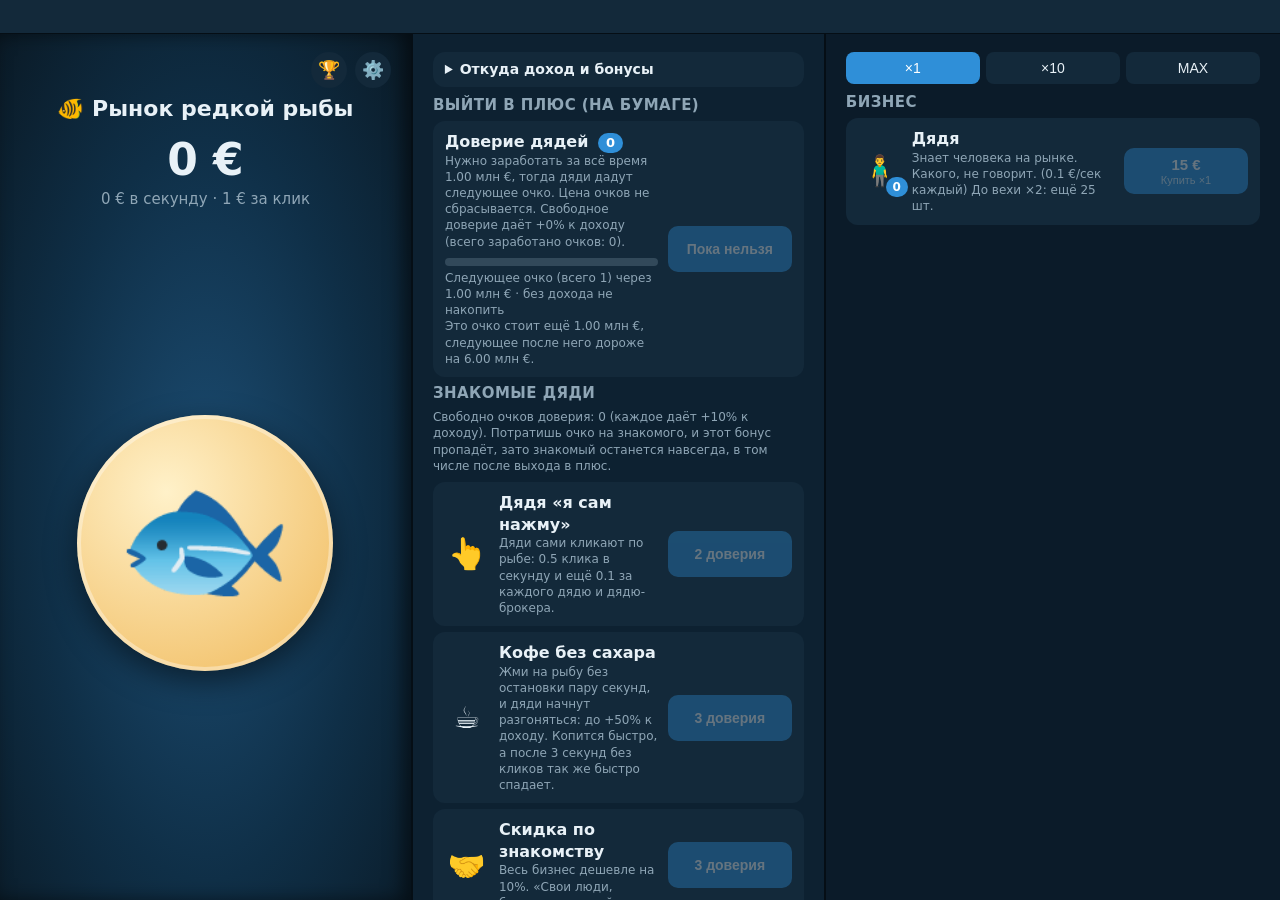
<file: index.html>
<!doctype html>
<html lang="ru">
<head>
<meta charset="utf-8">
<meta name="viewport" content="width=device-width, initial-scale=1, maximum-scale=1, user-scalable=no">
<title>Рынок редкой рыбы: кликер</title>
<link rel="icon" type="image/svg+xml" href="assets/favicon.svg">
<link rel="stylesheet" href="css/theme.css">
<link rel="stylesheet" href="css/style.css">
<script src="js/core/settings.js"></script>
</head>
<body>
  <div id="news" class="hidden" aria-label="Новости"><div id="news-track"><span id="news-text"></span></div></div>

  <div id="app">
    <section class="col" id="left">
      <header id="head">
        <div id="tools">
          <button id="ach-btn" aria-label="Достижения">🏆</button>
          <button id="settings-btn" aria-label="Настройки">⚙️</button>
        </div>
        <h1 id="title">🐠 Рынок редкой рыбы</h1>
        <div id="money">0 €</div>
        <div id="cps">0 € в секунду</div>
        <div id="combo" class="hidden">
          <div class="combo-text"><span>Разгон дядей</span> <b id="combo-val">0 / 50</b></div>
          <div class="bar"><div class="bar-fill" id="combo-bar"></div></div>
        </div>
      </header>
      <div id="buffs"></div>
      <div id="stage"><button id="fish" aria-label="Редкая рыба"><span>🐟</span><canvas id="fish-canvas"></canvas></button></div>
      <div id="toast"></div>
    </section>

    <section class="col" id="center">
      <details id="why">
        <summary>Откуда доход и бонусы</summary>
        <div id="why-body"></div>
      </details>

      <div id="prest">
        <h2>Выйти в плюс (на бумаге)</h2>
        <div class="row">
          <div class="info">
            <div class="name">Доверие дядей <span class="chip" id="p-count">0</span>
              <span class="chip claim hidden" id="p-claim"></span></div>
            <div class="desc" id="p-desc"></div>
            <div class="bar"><div class="bar-fill" id="p-bar"></div></div>
            <div class="desc" id="p-bar-text"></div>
            <div class="desc" id="p-cost"></div>
          </div>
          <button class="buy" id="p-btn" disabled>Пока нельзя</button>
        </div>
      </div>

      <div id="perks-wrap">
        <h2>Знакомые дяди</h2>
        <div class="desc" id="perks-info"></div>
        <div id="perks"></div>
      </div>

      <div id="foot">
        <div class="note">
          Пародия на мем про «рынок редкой рыбы» и «множество дядей». Игра, не инвестсовет.
          Все цифры внутри игры выдуманы для игры и не отражают реальных цен или доходности.
        </div>
        <button class="link" id="reset">Сбросить весь прогресс</button>
      </div>
    </section>

    <section class="col" id="right">
      <div class="seg" id="amounts">
        <button data-n="1" class="on">×1</button>
        <button data-n="10">×10</button>
        <button data-n="max">MAX</button>
      </div>

      <div id="shopwrap">
        <h2>Бизнес</h2>
        <div id="shop"></div>
      </div>

      <div id="ups-wrap" class="hidden">
        <h2>Улучшения</h2>
        <div id="ups"></div>
      </div>
    </section>
  </div>

  <dialog id="settings">
    <h2>Настройки</h2>
    <div class="set-label">Тема</div>
    <div class="seg" id="themes">
      <button data-theme="dark">Тёмная</button>
      <button data-theme="light">Светлая</button>
    </div>
    <div class="set-label">Информативный режим</div>
    <div class="seg" id="infomode">
      <button data-info="0">Выкл</button>
      <button data-info="1">Вкл</button>
    </div>
    <div class="set-note">Под кнопками покупки пишет, как изменится доход: числом и в процентах.</div>
    <div class="set-label">Запись больших чисел</div>
    <div class="seg" id="numfmts">
      <button data-fmt="words">6 тыс</button>
      <button data-fmt="sci">6e3</button>
    </div>
    <div class="set-label">Валюта</div>
    <div class="opts" id="currencies"></div>
    <div class="set-label">Громкость <span id="volume-text"></span></div>
    <input type="range" id="volume" min="0" max="100" step="5">
    <div id="cosmetics"></div>
    <div class="set-note" id="cosm-locked"></div>
    <button class="buy" id="settings-close">Закрыть</button>
  </dialog>

  <dialog id="achievements">
    <h2>Достижения <span class="chip" id="ach-count"></span></h2>
    <div id="ach-list"></div>
    <button class="buy" id="ach-close">Закрыть</button>
  </dialog>

  <!-- Скрипты подключаются по порядку, общее состояние лежит в window.Fish.
       data/: данные (игровые и новости); js/core/: настройки, состояние, экономика; js/game/: правила игры;
       js/ui/: интерфейс; js/main.js: запуск. -->
  <script src="data/news.js"></script>
  <script src="data/game.js"></script>
  <script src="js/core/util.js"></script>
  <script src="js/core/state.js"></script>
  <script src="js/core/economy.js"></script>
  <script src="js/ui/render.js"></script>
  <script src="js/game/actions.js"></script>
  <script src="js/game/perks.js"></script>
  <script src="js/game/events.js"></script>
  <script src="js/game/achievements.js"></script>
  <script src="js/ui/fish.js"></script>
  <script src="js/ui/cosmetics.js"></script>
  <script src="js/ui/news.js"></script>
  <script src="js/ui/sound.js"></script>
  <script src="js/ui/menu.js"></script>
  <script src="js/main.js"></script>
</body>
</html>
</file>
<file: css/theme.css>
/* Единая палитра для телефона и широкого экрана. Все цвета игры задаются только здесь. */
:root {
  color-scheme: dark;

  --bg: #0a1a26;          /* фон страницы */
  --text: #e8f1f7;
  --hint: #8fa6b6;        /* второстепенный текст */
  --card: #13293a;        /* карточки, кнопки-переключатели */
  --btn: #2f8fd8;
  --btn-text: #ffffff;
  --good: #3cc47a;
  --bad: #e05555;

  --panel-center: #0d2131;
  --panel-right: #0b1b29;
  --border: #050e15;
  --track: rgba(143, 166, 182, .25);   /* пустая часть прогресс-бара */

  --sea-light: #1c4d73;   /* фон колонки с рыбой */
  --sea-mid: #0f2f47;
  --fish-light: #fff1c9;  /* круг-кнопка с рыбой: песочно-золотой, чтобы голубая рыба выделялась */
  --fish-dark: #f0b95a;
  --glow: rgba(255, 200, 90, .45);
  --shadow: rgba(0, 0, 0, .5);
  --ring: rgba(255, 255, 255, .35);
  --ring-hover: rgba(255, 255, 255, .6);
  --backdrop: rgba(0, 0, 0, .6);
}

/* Светлая тема. Включается атрибутом data-theme="light" на <html> (настройка в меню). */
:root[data-theme="light"] {
  color-scheme: light;

  --bg: #ffffff;
  --text: #1c1c1e;
  --hint: #7d7d85;
  --card: #f2f2f7;
  --btn: #2481cc;
  --btn-text: #ffffff;
  --good: #2e9e5b;
  --bad: #d64545;

  --panel-center: #f7f8fa;
  --panel-right: #ffffff;
  --border: #dde1e7;
  --track: rgba(125, 125, 133, .25);

  --sea-light: #cfe7f8;
  --sea-mid: #e6f2fb;
  --fish-light: #f8fbfe;
  --fish-dark: #d3e5f3;
  --glow: rgba(36, 129, 204, .3);
  --shadow: rgba(0, 0, 0, .15);
  --ring: rgba(0, 0, 0, .05);
  --ring-hover: rgba(36, 129, 204, .25);
  --backdrop: rgba(0, 0, 0, .35);
}
</file>
<file: css/style.css>
/* Раскладка и оформление. Цвета берутся из theme.css. */
:root { --fish: 150px; }
* { box-sizing: border-box; -webkit-tap-highlight-color: transparent; }
body {
  margin: 0; color: var(--text);
  /* фон сцены на телефоне: свечение вокруг рыбы, плавно уходит в цвет страницы без резких краёв */
  background: radial-gradient(ellipse 120% 480px at 50% 270px, var(--sea-light) 0%, var(--sea-mid) 45%, transparent 100%) no-repeat, var(--bg);
  font: 16px/1.35 -apple-system, system-ui, Roboto, sans-serif;
  user-select: none; -webkit-user-select: none;
}

/* ---------- новостная строка сверху ---------- */
#news {
  position: sticky; top: 0; z-index: 6; height: 34px; overflow: hidden;
  background: var(--card); border-bottom: 1px solid var(--border);
  font-size: 14px; color: var(--text);
}
#news-track { position: absolute; top: 0; left: 0; height: 100%; display: flex; align-items: center; white-space: nowrap; }
#news-track.run { animation: news-scroll linear forwards; }
#news-text::before { content: "📰 "; }
@keyframes news-scroll { from { transform: translateX(var(--from)); } to { transform: translateX(var(--to)); } }
@media (prefers-reduced-motion: reduce) {
  #news-track.run { animation-duration: 40s !important; }
}

/* ---------- раскладка: телефон (одна колонка) ---------- */
#app { max-width: 560px; margin: 0 auto; padding: 12px 12px 40px; display: flex; flex-direction: column; }
.col { display: contents; }
#head { order: 1; } #buffs { order: 2; } #stage { order: 3; } #toast { order: 4; }
#why { order: 5; } #amounts { order: 6; } #shopwrap { order: 7; } #ups-wrap { order: 8; }
#prest { order: 9; } #perks-wrap { order: 9; } #foot { order: 10; }
#perks-info { margin-bottom: 8px; color: var(--hint); font-size: 12px; }
.row.perk.owned { box-shadow: inset 0 0 0 2px var(--good); }

header { text-align: center; }
#title { display: none; }
#money { font-size: 30px; font-weight: 700; }
#cps { color: var(--hint); font-size: 14px; }

/* Разгон: место зарезервировано, пока знакомый куплен, поэтому ничего не прыгает */
#combo { margin: 8px auto 0; max-width: 320px; }
.combo-text { display: flex; justify-content: space-between; gap: 8px; font-size: 13px; color: var(--hint); }
.combo-text b { color: var(--text); }
#combo .bar { margin: 4px 0 0; }
#combo .bar-fill { background: var(--btn); transition: width .15s; }
#combo.blink { animation: blink .7s infinite alternate; }
@keyframes blink { from { opacity: 1; } to { opacity: .45; } }

/* Плашки эффектов: фиксированная высота на две строки, кнопка с рыбой не двигается */
#buffs {
  display: flex; flex-wrap: wrap; align-content: flex-start; justify-content: center; gap: 4px 6px;
  height: 50px; margin: 6px 0 0; overflow: hidden;
}
.buff {
  font-size: 11px; font-weight: 600; line-height: 1; padding: 6px 9px; border-radius: 999px;
  color: var(--btn-text); background: var(--good);
}
.buff.bad { background: var(--bad); }

#stage {
  position: relative; height: 230px; margin: 6px 0; overflow: hidden;
  display: flex; align-items: center; justify-content: center;
}
#fish {
  flex: none; width: var(--fish); height: var(--fish); border: 0; border-radius: 50%; padding: 0;
  display: grid; place-items: center; font-size: calc(var(--fish) * .56); line-height: 1;
  background: radial-gradient(circle at 35% 30%, var(--fish-light), var(--fish-dark));
  box-shadow: 0 10px 30px var(--shadow), inset 0 0 0 4px var(--ring);
  cursor: pointer; touch-action: manipulation;
  transition: transform .07s, box-shadow .15s;
}
/* пока canvas не нарисован, показываем обычный текст-эмодзи */
#fish canvas { display: none; pointer-events: none; }
#fish.ready canvas { display: block; }
#fish.ready span { display: none; }
#fish:hover { box-shadow: 0 10px 40px var(--glow), inset 0 0 0 4px var(--ring-hover); }
#fish:active { transform: scale(.92); }
.float {
  position: absolute; pointer-events: none; font-weight: 700; color: var(--good);
  animation: up .9s ease-out forwards; white-space: nowrap; z-index: 3;
}
@keyframes up { from { opacity: 1; transform: translateY(0); } to { opacity: 0; transform: translateY(-60px); } }
.evt {
  position: absolute; border: 0; background: transparent; font-size: 44px; cursor: pointer; z-index: 2;
  animation: pulse .6s infinite alternate; touch-action: manipulation;
}
@keyframes pulse { from { transform: scale(1); } to { transform: scale(1.18); } }
#toast {
  min-height: 40px; text-align: center; font-size: 14px; color: var(--hint); margin-bottom: 6px;
}
h2 { font-size: 15px; margin: 14px 0 6px; color: var(--hint); font-weight: 600; text-transform: uppercase; letter-spacing: .03em; }
.seg { display: flex; gap: 6px; margin-bottom: 8px; }
.seg button {
  flex: 1; padding: 8px; border: 0; border-radius: 8px; background: var(--card); color: var(--text); font-size: 14px; cursor: pointer;
}
.seg button.on { background: var(--btn); color: var(--btn-text); }
.row {
  display: flex; align-items: center; gap: 10px; background: var(--card);
  border-radius: 12px; padding: 10px 12px; margin-bottom: 6px;
}
.row .ico { position: relative; flex: none; width: 44px; height: 44px; font-size: 30px; line-height: 44px; text-align: center; }
/* сколько куплено: значок в углу иконки */
.row .ico .cnt {
  position: absolute; right: -6px; bottom: -4px; min-width: 22px; height: 20px; padding: 0 6px;
  border-radius: 999px; background: var(--btn); color: var(--btn-text);
  font-size: 12px; font-weight: 700; line-height: 20px; box-shadow: 0 0 0 2px var(--card);
}
.row .info { flex: 1; min-width: 0; }
.row .name { font-weight: 600; }
.row .desc { color: var(--hint); font-size: 12px; }
.row.ach .ico { font-size: 24px; }
.row.locked { opacity: .6; }
.row .reward { margin-top: 2px; }
.buy {
  border: 0; border-radius: 10px; padding: 9px 10px; min-width: 96px; font-size: 14px; font-weight: 600;
  background: var(--btn); color: var(--btn-text); cursor: pointer; touch-action: manipulation;
}
/* кнопка покупки с подписью под ней (информативный режим) */
.buywrap { flex: none; display: flex; flex-direction: column; align-items: stretch; gap: 4px; }
.delta { max-width: 150px; text-align: right; font-size: 11px; line-height: 1.25; color: var(--good); white-space: pre-line; }
.delta.neg { color: var(--bad); }
.delta:empty { display: none; }
.buy.two { display: flex; flex-direction: column; align-items: center; gap: 1px; padding: 7px 10px; line-height: 1.15; }
.buy.two .price { font-size: 15px; font-weight: 700; }
.buy.two .act { font-size: 11px; font-weight: 500; opacity: .8; }
/* Все кнопки в строках одного размера, что бы на них ни было написано: ширина и высота не зависят от цены и контекста */
.row .buy {
  display: flex; flex-direction: column; align-items: center; justify-content: center; gap: 1px;
  flex: none; width: 124px; min-width: 0; height: 46px; padding: 4px 8px;
  line-height: 1.15; text-align: center; white-space: normal; overflow: hidden;
}
.row .buy.two .price { max-width: 100%; white-space: nowrap; overflow: hidden; text-overflow: ellipsis; }
.buywrap { width: 124px; }
.buy[disabled] { opacity: .35; cursor: default; }
.chip {
  display: inline-block; min-width: 24px; padding: 1px 8px; margin-left: 4px; border-radius: 999px;
  background: var(--btn); color: var(--btn-text); font-size: 13px; font-weight: 700; text-align: center;
}
.chip.claim { background: var(--good); font-size: 12px; }
.bar { height: 8px; margin: 8px 0 4px; border-radius: 999px; background: var(--track); overflow: hidden; }
.bar-fill { height: 100%; width: 0; border-radius: 999px; background: var(--good); transition: width .3s; }
#tools { display: flex; justify-content: flex-end; gap: 8px; margin-bottom: 6px; }
#tools button {
  width: 36px; height: 36px; padding: 0; border: 0; border-radius: 50%;
  background: var(--card); font-size: 18px; line-height: 1; cursor: pointer;
}
dialog {
  width: min(92vw, 380px); max-height: 86vh; padding: 18px; border: 0; border-radius: 14px;
  overflow-x: hidden; overflow-y: auto;
  background: var(--panel-right); color: var(--text); box-shadow: 0 10px 40px var(--shadow);
}
dialog::backdrop { background: var(--backdrop); }
dialog h2 { margin: 0 0 8px; }
dialog .buy { width: 100%; margin-top: 16px; }
.set-label { margin: 12px 0 6px; font-size: 14px; color: var(--hint); }
.set-note { margin-top: 12px; font-size: 12px; color: var(--hint); }
.opts { display: flex; flex-wrap: wrap; gap: 6px; }
.opts button {
  padding: 7px 10px; border: 0; border-radius: 8px; background: var(--card); color: var(--text);
  font-size: 14px; cursor: pointer;
}
.opts button.on { background: var(--btn); color: var(--btn-text); }
input[type="range"] { display: block; width: 100%; margin: 0; accent-color: var(--btn); }
.note { color: var(--hint); font-size: 12px; margin-top: 18px; }
.link { background: none; border: 0; color: var(--hint); text-decoration: underline; font-size: 12px; padding: 6px 0; cursor: pointer; }
.hidden { display: none; }
details#why { background: var(--card); border-radius: 12px; padding: 8px 12px; margin-bottom: 8px; }
details#why summary { cursor: pointer; font-size: 14px; font-weight: 600; }
#why-body { white-space: pre-line; font-size: 13px; color: var(--hint); margin-top: 8px; line-height: 1.5; }

/* ---------- раскладка: широкий экран (три колонки, как в Cookie Clicker) ---------- */
@media (min-width: 900px) {
  :root { --fish: clamp(190px, 20vw, 300px); }
  html, body { height: 100%; overflow: hidden; }
  #app {
    max-width: none; margin: 0; padding: 0; height: 100vh;
    display: grid; grid-template-columns: minmax(300px, 1fr) minmax(280px, 1fr) minmax(360px, 1.1fr);
  }
  .col { display: flex; flex-direction: column; min-height: 0; overflow-y: auto; padding: 18px 20px 30px; }
  #left {
    background: radial-gradient(ellipse at 50% 55%, var(--sea-light) 0%, var(--sea-mid) 55%, var(--bg) 100%);
    border-right: 2px solid var(--border); box-shadow: inset -8px 0 18px var(--shadow);
  }
  #center { border-right: 2px solid var(--border); background: var(--panel-center); }
  #right { background: var(--panel-right); }
  #title { display: block; margin: 0 0 6px; font-size: 22px; font-weight: 700; }
  #money { font-size: 44px; }
  #cps { font-size: 15px; }
  body { background: var(--bg); }
  body.has-news #app { height: calc(100vh - 34px); }
  #stage { flex: 1; min-height: 320px; height: auto; margin: 10px 0; }
  #toast { min-height: 44px; }
  #head, #buffs, #stage, #toast, #why, #amounts, #shopwrap, #ups-wrap, #prest, #perks-wrap, #foot { order: 0; }
  #ups-wrap { order: 1; } #amounts { order: 2; } #shopwrap { order: 3; }
  #center h2:first-child, #right h2:first-child { margin-top: 0; }
}
</file>
